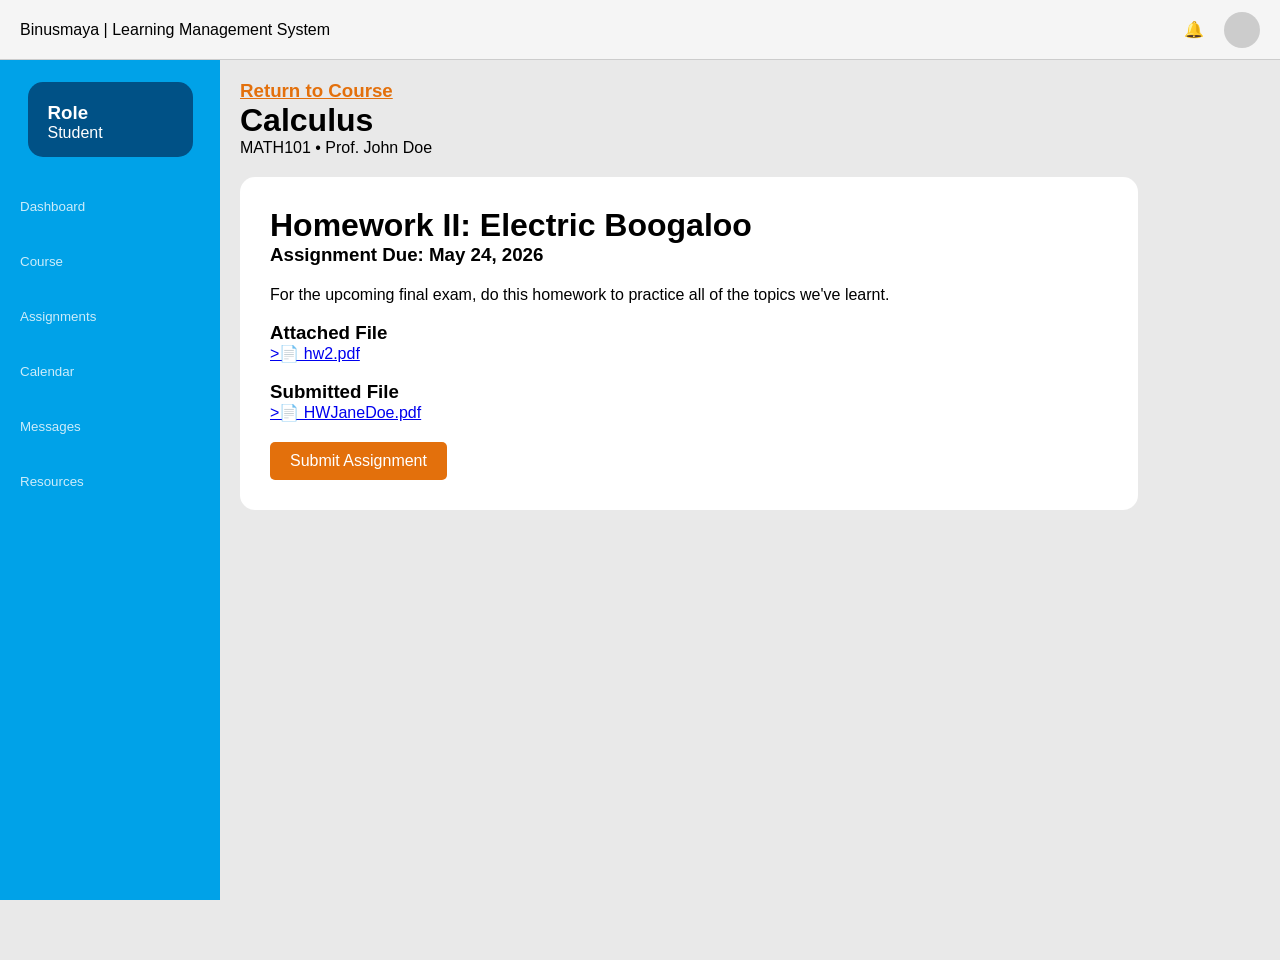
<file: assignment.html>
<!DOCTYPE html>
<html lang="en">
<head>
    <meta charset="UTF-8">
    <meta name="viewport" content="width=device-width, initial-scale=1.0">
    <title>Document</title>
     <link rel="stylesheet" type="text/css" href="css/style.css">

    <style>
    .card{
    margin-top: 20px;
      background: white;
      padding: 30px;
      border-radius: 15px;
      width: calc(90% - 20px);
      box-sizing: border-box;
       display: block;
      

    }

    .session-title{
      margin-top: 0;
    }

    .session-description{
        margin-top: 20px;
      font-size: 16px;
      
    }

    .submit-btn{
      margin-top: 20px;
      padding: 10px 20px;
      background-color: rgb(227, 112, 12);
      color: white;
      border: none;
      border-radius: 5px;
      cursor: pointer;
      font-size: 16px;
    }

    .submit-btn:hover {
      background-color: rgb(200, 90, 0);
    }
    .orange-text{
  font-weight: bold;
  color: rgb(227, 112, 12);
}
    </style>



</head>




<body>
    <!--Topbar-->
  <div class="topbar">
    <div>Binusmaya | Learning Management System</div>

    <div style="display:flex; gap:20px; align-items:center;">
      <div>🔔</div>
      <div class="profile"></div>
    </div>
  </div>
<!--Sidebar-->
  <div class="sidebar">
    <div class="role"> 
      <h3>Role</h3>
      <p id ="Role">Student</p>
    </div>
    <button onclick="location.href='index.html'" class="course-btn">Dashboard</button>
    <button onclick="location.href='Courses.html'" class="course-btn">Course</button>
    <button onclick="location.href='DummyPage.html'" class="course-btn">Assignments</button>
    <button onclick="location.href='DummyPage.html'" class="course-btn">Calendar</button>
    <button onclick="location.href='DummyPage.html'" class="course-btn">Messages</button>
    <button onclick="location.href='DummyPage.html'" class="course-btn">Resources</button>
  </div>


  <div class="main">
    <div class="course-header">
    <a href="calculus.html" class="orange-text"><h3>Return to Course</h3></a>
    <h1>Calculus</h1>
    <p>MATH101 • Prof. John Doe</p>
  </div>
    <div class="card">
      <h1 class="session-title">Homework II: Electric Boogaloo</h1>
      <h3>Assignment Due: May 24, 2026</h3>
      <p class="session-description">For the upcoming final exam, do this homework to practice all of the topics we've learnt.</p>
      <br>
      <h3>Attached File</h3>
      <p>
        <a href="hw2.pdf" download>
          >📄 hw2.pdf
        </a>

       </p>
       <br>
        <h3>Submitted File</h3>
        <p>
        <a href="HWJaneDoe.pdf" download>
          >📄 HWJaneDoe.pdf
        </a>

       </p>

    
      <button onclick="submit()" class="submit-btn">Submit Assignment</button>
    </div>

    


  </div>
</body>
<script>
function submit() {
  alert("Assignment Submitted");
}
</script>
</html>
</file>
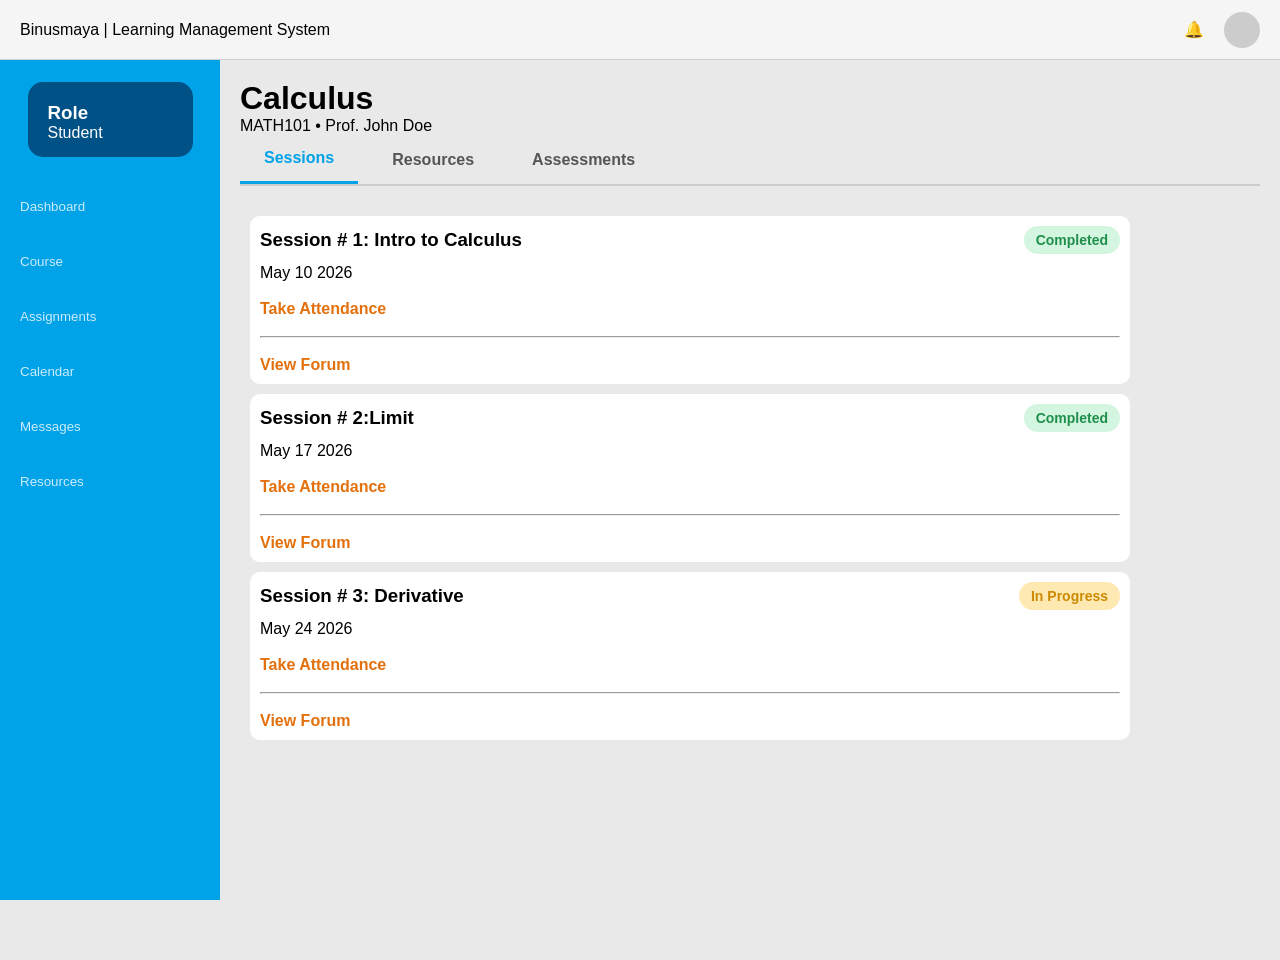
<file: calculus.html>
<!DOCTYPE html>
<html lang="en">
<head>
    <meta charset="UTF-8">
    <meta name="viewport" content="width=device-width, initial-scale=1.0">
    <title>Document</title>
    <link rel="stylesheet" type="text/css" href="css/style.css">
  <style>

    /* CALCULUS PAGE ONLY */

    .subtabs {
      display: flex;
      gap: 10px;
      margin-bottom: 20px;
      border-bottom: 2px solid #ccc;
    }

    .subtab-btn {
      padding: 14px 24px;
      border: none;
      background: transparent;
      cursor: pointer;
      font-size: 16px;
      font-weight: bold;
      color: #555;
    }

    .subtab-btn:hover {
      color: #00a2e8;
    }

    .subtab-btn.active {
      color: #00a2e8;
      border-bottom: 3px solid #00a2e8;
    }

    .tab-content {
      display: none;
      padding: 10px;
      border-radius: 10px;
      
    }

    .tab-content.active {
      display: block;
      margin-bottom: 20px;
    }

    .session-card {
        background-color: white;
        padding: 10px;
        border-radius: 10px;
        width: calc(90% - 20px);
        box-sizing: border-box;
         display: block;
       text-decoration: none;
        color: inherit;
       transition: 0.2s;
       margin-bottom: 10px;
       
       
        
      }

.session-top {
  display: flex;
  justify-content: space-between;
  align-items: center;
  margin-bottom: 10px;
}

.status {
    padding: 6px 12px;
    border-radius: 20px;
    font-size: 14px;
    font-weight: bold;
}

.completed {
    background-color: #d4f5df;
    color: #1f8f4c;
}

.in-progress {
    background: #ffe9b3;
    color: #cc8a00;
}

.upcoming {
    background: #e5e7eb;
    color: #555;
}

.orange-text{
  font-weight: bold;
  color: rgb(227, 112, 12);
}

.grade {
  font-size: 18px;
  font-weight: bold;
}
.final{
  font-size: 22px;
  font-weight: bold;
  color: #00a2e8;
  
}
.pending {
  background: #e5e7eb;
  color: #555;
  padding: 6px 12px;
  border-radius: 20px;
  font-size: 14px;
  font-weight: bold;
}

.folder{

  background-color: white;
  min-height: 200px;
  border-radius: 15px;
  /* how to add horizontal lines between each folder/file*/
  border: 1px solid #ccc;
}

.folder-header{

  background-color: grey;
  color: white;
  padding: 20px;
  border-radius: 0px 0px 0px 0px;
  font-weight: bold;
  font-size: large;
}

.file{
  font-size: large;
  padding: 20px;
  border-bottom: 1px solid #ccc;
  padding-bottom: 10px;
}

.file:hover{

  background-color: #f5f5f5;
}

.session-card:hover{
 transform: scale(1.02);
    background-color: #f5f5f5;
}



  </style>
</head>


<body>
    <!--Topbar-->
  <div class="topbar">
    <div>Binusmaya | Learning Management System</div>

    <div style="display:flex; gap:20px; align-items:center;">
      <div>🔔</div>
      <div class="profile"></div>
    </div>
  </div>
<!--Sidebar-->
  <div class="sidebar">
    <div class="role"> 
      <h3>Role</h3>
      <p id ="Role">Student</p>
    </div>
    <button onclick="location.href='index.html'" class="course-btn">Dashboard</button>
    <button onclick="location.href='Courses.html'" class="course-btn">Course</button>
    <button onclick="location.href='DummyPage.html'" class="course-btn">Assignments</button>
    <button onclick="location.href='DummyPage.html'" class="course-btn">Calendar</button>
    <button onclick="location.href='DummyPage.html'" class="course-btn">Messages</button>
    <button onclick="location.href='DummyPage.html'" class="course-btn">Resources</button>
  </div>

<div class="main">
  <div class="course-header">
    <h1>Calculus</h1>
    <p>MATH101 • Prof. John Doe</p>
  </div>

  <!-- SUBTABS -->

<div class="subtabs">
    <button class="subtab-btn active" data-tab="sessions">
      Sessions
    </button>
    <button class="subtab-btn" data-tab="resources">
      Resources
    </button>
    <button class="subtab-btn" data-tab="assessments">
      Assessments
    </button>

</div>

<!-- TAB CONTENT -->

<div id="sessions" class="tab-content active">
    <a href="DummyPage.html" class="session-card">
      <div class="session-top">
        <h3>Session # 1: Intro to Calculus</h3>
        <span class="status completed">
          Completed
        </span>
      </div>
        <p>May 10 2026</p>
        <br>
        <p class="orange-text">Take Attendance</p>
        <br>
        <hr>
        <br>
        <p class="orange-text">View Forum</p>
    </a>
    <a href="DummyPage.html" class="session-card">
      <div class="session-top">
        <h3>Session # 2:Limit</h3>
        <span class="status completed">
          Completed
        </span>
      </div>       
        <p>May 17 2026</p>
        <br>
        <p class="orange-text">Take Attendance</p>
        <br>
        <hr>
        <br>
        <p class="orange-text">View Forum</p>
    </a>
    <a href="session.html" class="session-card special-card">
        
        <div class="session-top">
        <h3>Session # 3: Derivative</h3>
        <span class="status in-progress">
          In Progress
        </span>
      </div>
        <p>May 24 2026</p>
        <br>
        <p class="orange-text">Take Attendance</p>
        <br>
        <hr>
        <br>
        <p class="orange-text">View Forum</p>
    </a>
</div>

<div id="resources" class="tab-content">
  <div class="folder">

    <div class="folder-header">
        Course Materials
    </div>

    <div class="folder-content">

        <div class="file">
            > 📁 Week 1
        </div>
        
        <div class="file">
            > 📁 Week 2
        </div>
        
        <div class="file">
            > 📁 Week 3
        </div>
       
        <div class="file">
             <a href="practice.pdf" download>
              > 📄 practice.pdf
             </a>
        </div>
       
        

    </div>
  </div>
</div>

<div id="assessments" class="tab-content">
    <a href="DummyPage.html" class="session-card">
      <div class="session-top">
        <h3>Midterm Exam</h3>
        <span class="status completed">
          Completed
        </span>
        <span class="grade final">
          88%
        </span>
      </div>
      <hr>
      <br>
      <div class="session-top">
        <p>Quiz - May 20 2026</p>
        <span class="orange-text">
          View Quiz
        </span>
      </div>
    </a>

    <a href="DummyPage.html" class="session-card">
      <div class="session-top">
        <h3>Homework</h3>
        <span class="status completed">
          Completed
        </span>
        <span class="grade final">
          85%
        </span>
      </div>
      <hr>
      <br>
      <div class="session-top">
        <p>Homework - May 15 2026</p>
        <span class="orange-text">
          View Assignment
        </span>
      </div>
    </a>

    <a href="assignment.html "class="session-card special-card">
      <div class="session-top">
        <h3>Homework II: Electric Boogaloo</h3>
        <span class="status in-progress">
          In Progress
        </span>
        <span class="grade pending">
          -
        </span>
      </div>
      <hr>
      <br>
      <div class="session-top">
        <p>Homework - May 24 2026</p>
        <span class="orange-text">
          View Assignment
        </span>
      </div>
    </a>
</div>

  <script src="Scripts/variablecontainer.js"></script>
  <script src="Scripts/calculusscript.js"></script>


    
</body>
</html>
</file>
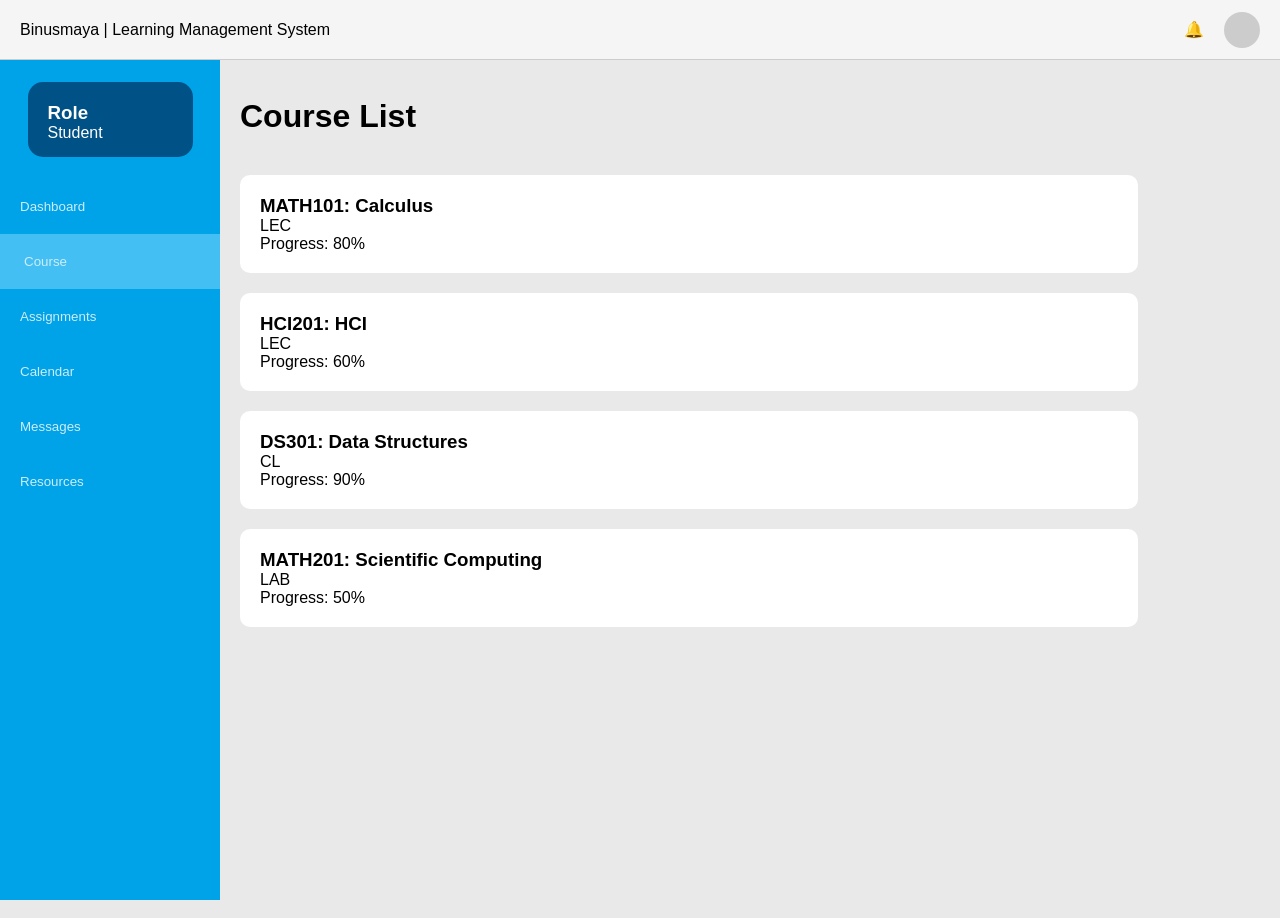
<file: Courses.html>
;<!DOCTYPE html>
<html lang="en">
<head>
    <meta charset="UTF-8">
    <meta name="viewport" content="width=device-width, initial-scale=1.0">
    <title>Document</title>
    <link rel="stylesheet" type="text/css" href="css/style.css">

    <style>
      /* Course List */
      .course-list {
        display: flex;
        flex-direction: column;
        gap: 20px;
      }

      .course-card {
        background-color: white;
        padding: 20px;
        border-radius: 10px;
        width: calc(90% - 20px);
        box-sizing: border-box;
         display: block;
       text-decoration: none;
        color: inherit;
       transition: 0.2s;
        
      }


      .course-card h2 {
        margin-top: 0;
      }
      .course-card:hover {
    transform: scale(1.02);
    background-color: #f5f5f5;
}


    </style>
</head>
<body>
    <!--Topbar-->
  <div class="topbar">
    <div>Binusmaya | Learning Management System</div>

    <div style="display:flex; gap:20px; align-items:center;">
      <div>🔔</div>
      <div class="profile"></div>
    </div>
  </div>
<!--Sidebar-->
  <div class="sidebar">
    <div class="role"> 
      <h3>Role</h3>
      <p id ="Role">Student</p>
    </div>
    
    
    <button onclick="location.href='index.html'" class="course-btn">Dashboard</button>
    <button onclick="location.href='DummyPage.html'" class="course-btn" style="background-color: #56c7f7; padding-left: 24px;">Course</button>
    <button onclick="location.href='DummyPage.html'" class="course-btn">Assignments</button>
    <button onclick="location.href='DummyPage.html'" class="course-btn">Calendar</button>
    <button onclick="location.href='DummyPage.html'" class="course-btn">Messages</button>
    <button onclick="location.href='DummyPage.html'" class="course-btn">Resources</button>
  </div>

  <div class="main">
    <h1 id="List" style="margin-bottom: 40px;">Course List</h1>
    <div class="course-list" id="course-list">
      <!-- Course cards will be generated here -->
    </div>
  </div>
  <script src="Scripts/variablecontainer.js"></script>
  <script src="Scripts/coursescript.js"></script>
    
</body>
</html>
</file>
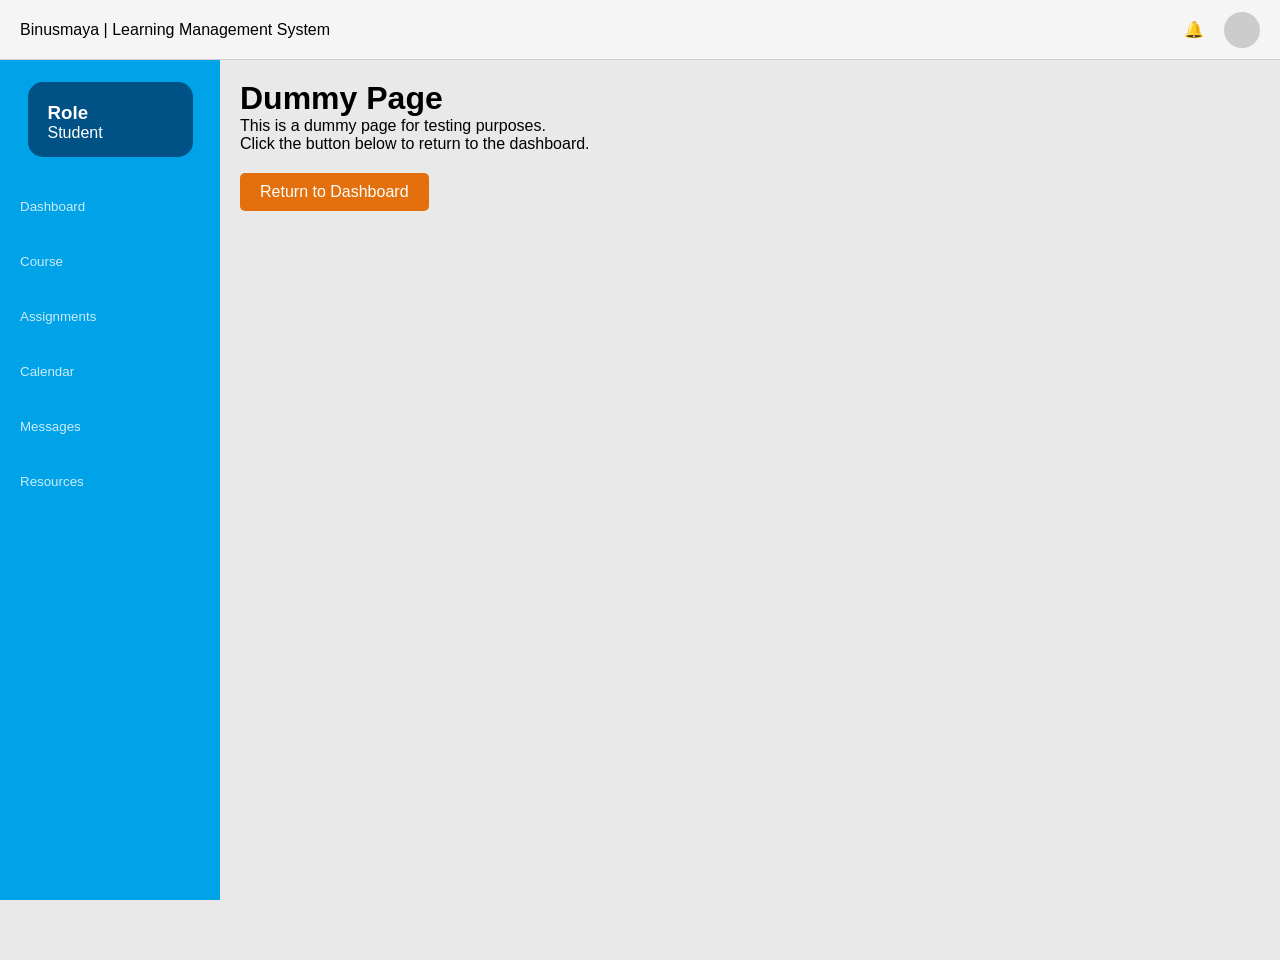
<file: DummyPage.html>
<!DOCTYPE html>
<html lang="en">
<head>
    <meta charset="UTF-8">
    <meta name="viewport" content="width=device-width, initial-scale=1.0">
    <title>Document</title>
    <link rel="stylesheet" type="text/css" href="css/style.css">
    <style>
        .return-btn{
      margin-top: 20px;
      padding: 10px 20px;
      background-color: rgb(227, 112, 12);
      color: white;
      border: none;
      border-radius: 5px;
      cursor: pointer;
      font-size: 16px;
    }
    .return-btn:hover {
      background-color: rgb(200, 90, 0);
    }
    </style>
</head>

<body>
    <!--Topbar-->
  <div class="topbar">
    <div>Binusmaya | Learning Management System</div>

    <div style="display:flex; gap:20px; align-items:center;">
      <div>🔔</div>
      <div class="profile"></div>
    </div>
  </div>
<!--Sidebar-->
  <div class="sidebar">
    <div class="role"> 
      <h3>Role</h3>
      <p id ="Role">Student</p>
    </div>
    
    
    <button onclick="location.href='index.html'"class="course-btn">Dashboard</button>
    <button onclick="location.href='Courses.html'" class="course-btn">Course</button>
    <button onclick="location.href='DummyPage.html'" class="course-btn">Assignments</button>
    <button onclick="location.href='DummyPage.html'" class="course-btn">Calendar</button>
    <button onclick="location.href='DummyPage.html'" class="course-btn">Messages</button>
    <button onclick="location.href='DummyPage.html'" class="course-btn">Resources</button>
  </div>

<div class="main">
    <h1>Dummy Page</h1>
    <p>This is a dummy page for testing purposes.</p>
    <p>Click the button below to return to the dashboard.</p>
    <button onclick="location.href='index.html'" class="return-btn">Return to Dashboard</button>
</div>

    
</body>
</html>
</file>
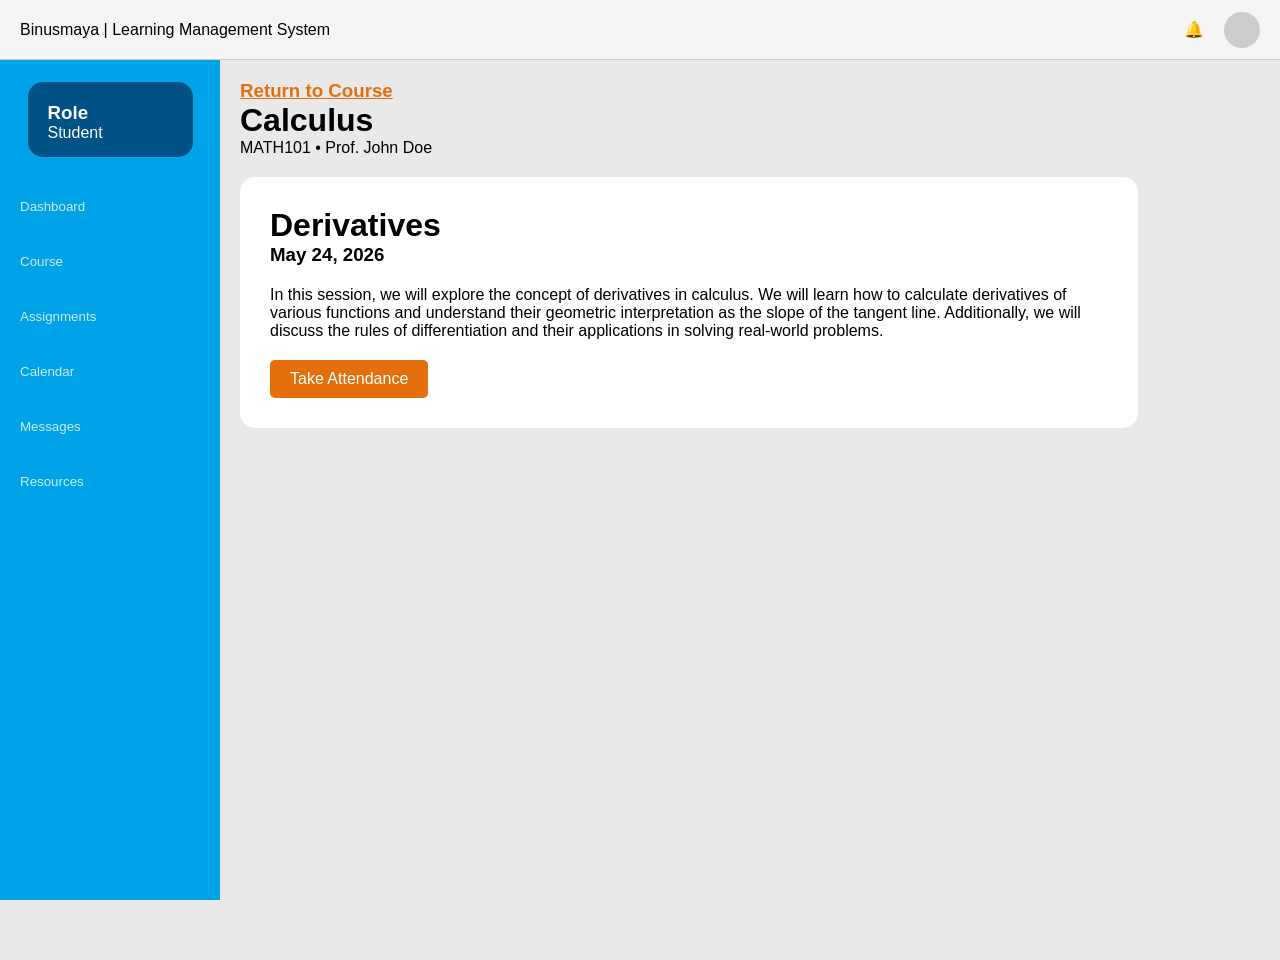
<file: session.html>
<!DOCTYPE html>
<html lang="en">
<head>
    <meta charset="UTF-8">
    <meta name="viewport" content="width=device-width, initial-scale=1.0">
    <title>Document</title>
     <link rel="stylesheet" type="text/css" href="css/style.css">

    <style>
    .card{
    margin-top: 20px;
      background: white;
      padding: 30px;
      border-radius: 15px;
      width: calc(90% - 20px);
      box-sizing: border-box;
       display: block;
      

    }

    .session-title{
      margin-top: 0;
    }

    .session-description{
        margin-top: 20px;
      font-size: 16px;
      
    }

    .attend-btn{
      margin-top: 20px;
      padding: 10px 20px;
      background-color: rgb(227, 112, 12);
      color: white;
      border: none;
      border-radius: 5px;
      cursor: pointer;
      font-size: 16px;
    }
    .orange-text{
  font-weight: bold;
  color: rgb(227, 112, 12);
}

.attend-btn:hover {
      background-color: rgb(200, 90, 0);
    }
    </style>



</head>




<body>
    <!--Topbar-->
  <div class="topbar">
    <div>Binusmaya | Learning Management System</div>

    <div style="display:flex; gap:20px; align-items:center;">
      <div>🔔</div>
      <div class="profile"></div>
    </div>
  </div>
<!--Sidebar-->
  <div class="sidebar">
    <div class="role"> 
      <h3>Role</h3>
      <p id ="Role">Student</p>
    </div>
    <button onclick="location.href='index.html'" class="course-btn">Dashboard</button>
    <button onclick="location.href='Courses.html'" class="course-btn">Course</button>
    <button onclick="location.href='DummyPage.html'" class="course-btn">Assignments</button>
    <button onclick="location.href='DummyPage.html'" class="course-btn">Calendar</button>
    <button onclick="location.href='DummyPage.html'" class="course-btn">Messages</button>
    <button onclick="location.href='DummyPage.html'" class="course-btn">Resources</button>
  </div>


  <div class="main">
    <div class="course-header">
    <a href="calculus.html" class="orange-text"><h3>Return to Course</h3></a>
    <h1>Calculus</h1>
    <p>MATH101 • Prof. John Doe</p>
  </div>
    <div class="card">
      <h1 class="session-title">Derivatives</h1>
      <h3>May 24, 2026</h3>
      <p class="session-description">In this session, we will explore the concept of derivatives in calculus. We will learn how to calculate derivatives of various functions and understand their geometric interpretation as the slope of the tangent line. Additionally, we will discuss the rules of differentiation and their applications in solving real-world problems.</p>
    
      <button onclick="takeAttendance()" class="attend-btn">Take Attendance</button>
    </div>

    


  </div>
</body>
<script>
function takeAttendance() {
  alert("Attendance has been taken for this session :D");
}
</script>
</html>
</file>
<file: css/style.css>
* {
      margin: 0;
      padding: 0;
      box-sizing: border-box;
      font-family: Arial, sans-serif;
    }

    body {
      height: 100vh;
      overflow: hidden;
      background: #e9e9e9;
    }

    /* TOPBAR */
    .topbar {
      position: fixed;
      top: 0;
      left: 0;
      right: 0;
      height: 60px;
      background: #f5f5f5;
      border-bottom: 1px solid #ccc;

      display: flex;
      align-items: center;
      justify-content: space-between;

      padding: 0 20px;
      z-index: 1000;
    }

    /* SIDEBAR */
    .sidebar {
      position: fixed;
      top: 60px;
      left: 0;

      width: 220px;
      height: calc(100vh - 60px);

      background: #00a2e8;
      color: white;

      padding: 0;
    }

    /* MAIN CONTENT */
    .main {
      margin-top: 60px;
      margin-left: 220px;

      height: calc(100vh - 60px); 
      overflow-y: auto;

      padding: 20px;
    }

     /*Sidebar Button*/
    .course-btn
    {
      border : none;
    width: 100%; 
    color: white;
    background-color: #00a2e8;
    opacity: 0.8; 
    margin:0 auto;
    padding: 20px;
    text-align: left;
    transition: 0.2s;
    }

  .course-btn:hover
  {
  background-color: #005186;
  padding-left: 22px;
  }

  .course-btn:active
  {background-color: #56c7f7;
  padding-left: 24px;}

      /* CARDS */

  .role{
      text-align: center; 
      padding: 20px; 
      background-color: #005186; 
      margin: auto; 
      width: 75%; 
      height: 75px; 
      margin-bottom: 10%; 
      margin-top: 10%; 
      border-radius: 15px; 
      text-align: left;

    }
    .profile {
      width: 36px;
      height: 36px;
      border-radius: 50%;
      background: #ccc;
    }
</file>
